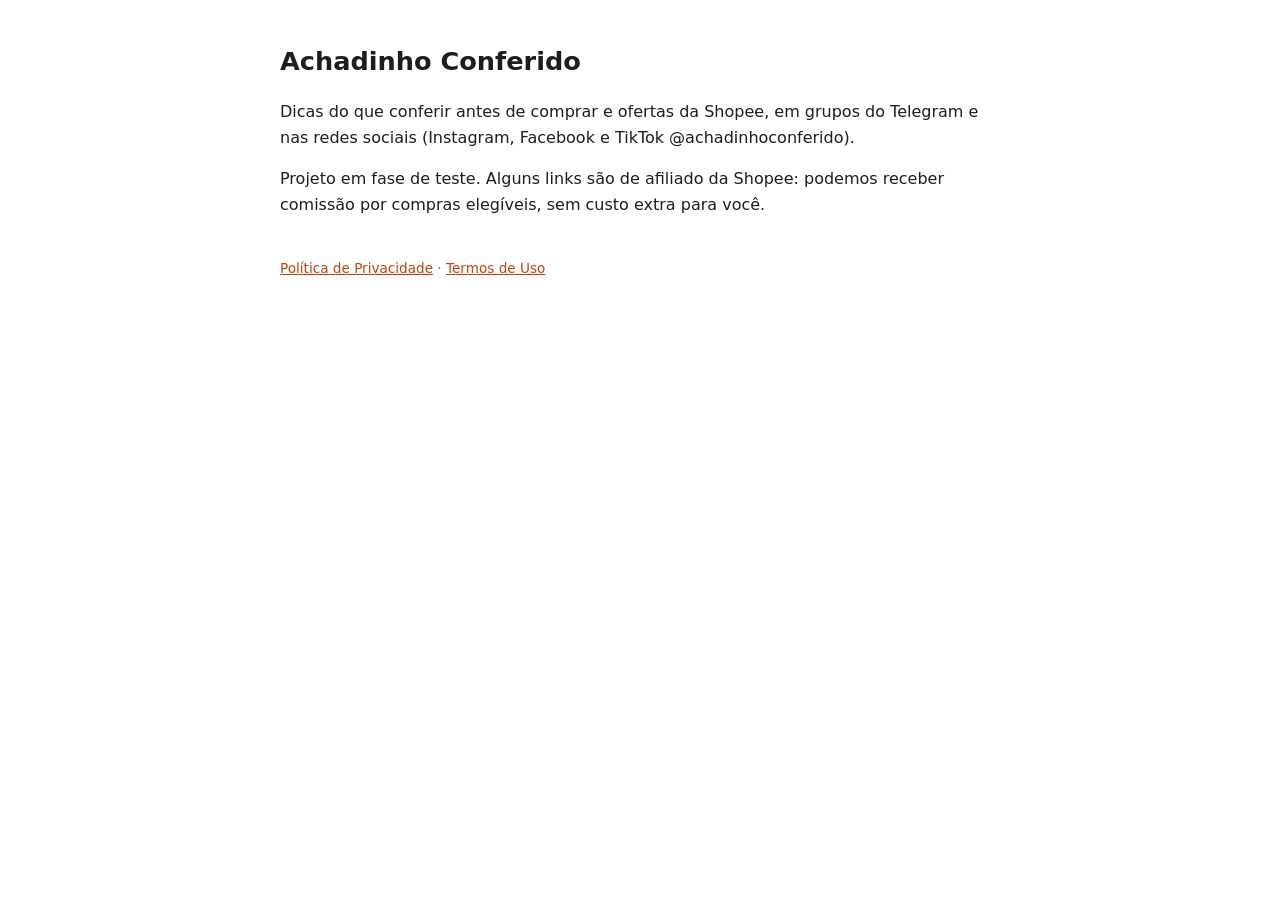
<file: index.html>
<!doctype html>
<html lang="pt-BR"><head><meta charset="utf-8"><meta name="viewport" content="width=device-width,initial-scale=1"><link rel="stylesheet" href="style.css"><title>Achadinho Conferido</title></head><body>
<h1>Achadinho Conferido</h1>
<p>Dicas do que conferir antes de comprar e ofertas da Shopee, em grupos do Telegram e nas redes sociais (Instagram, Facebook e TikTok @achadinhoconferido).</p>
<p>Projeto em fase de teste. Alguns links são de afiliado da Shopee: podemos receber comissão por compras elegíveis, sem custo extra para você.</p>
<footer><a href="privacidade/">Política de Privacidade</a> · <a href="termos/">Termos de Uso</a></footer>
</body></html>
</file>
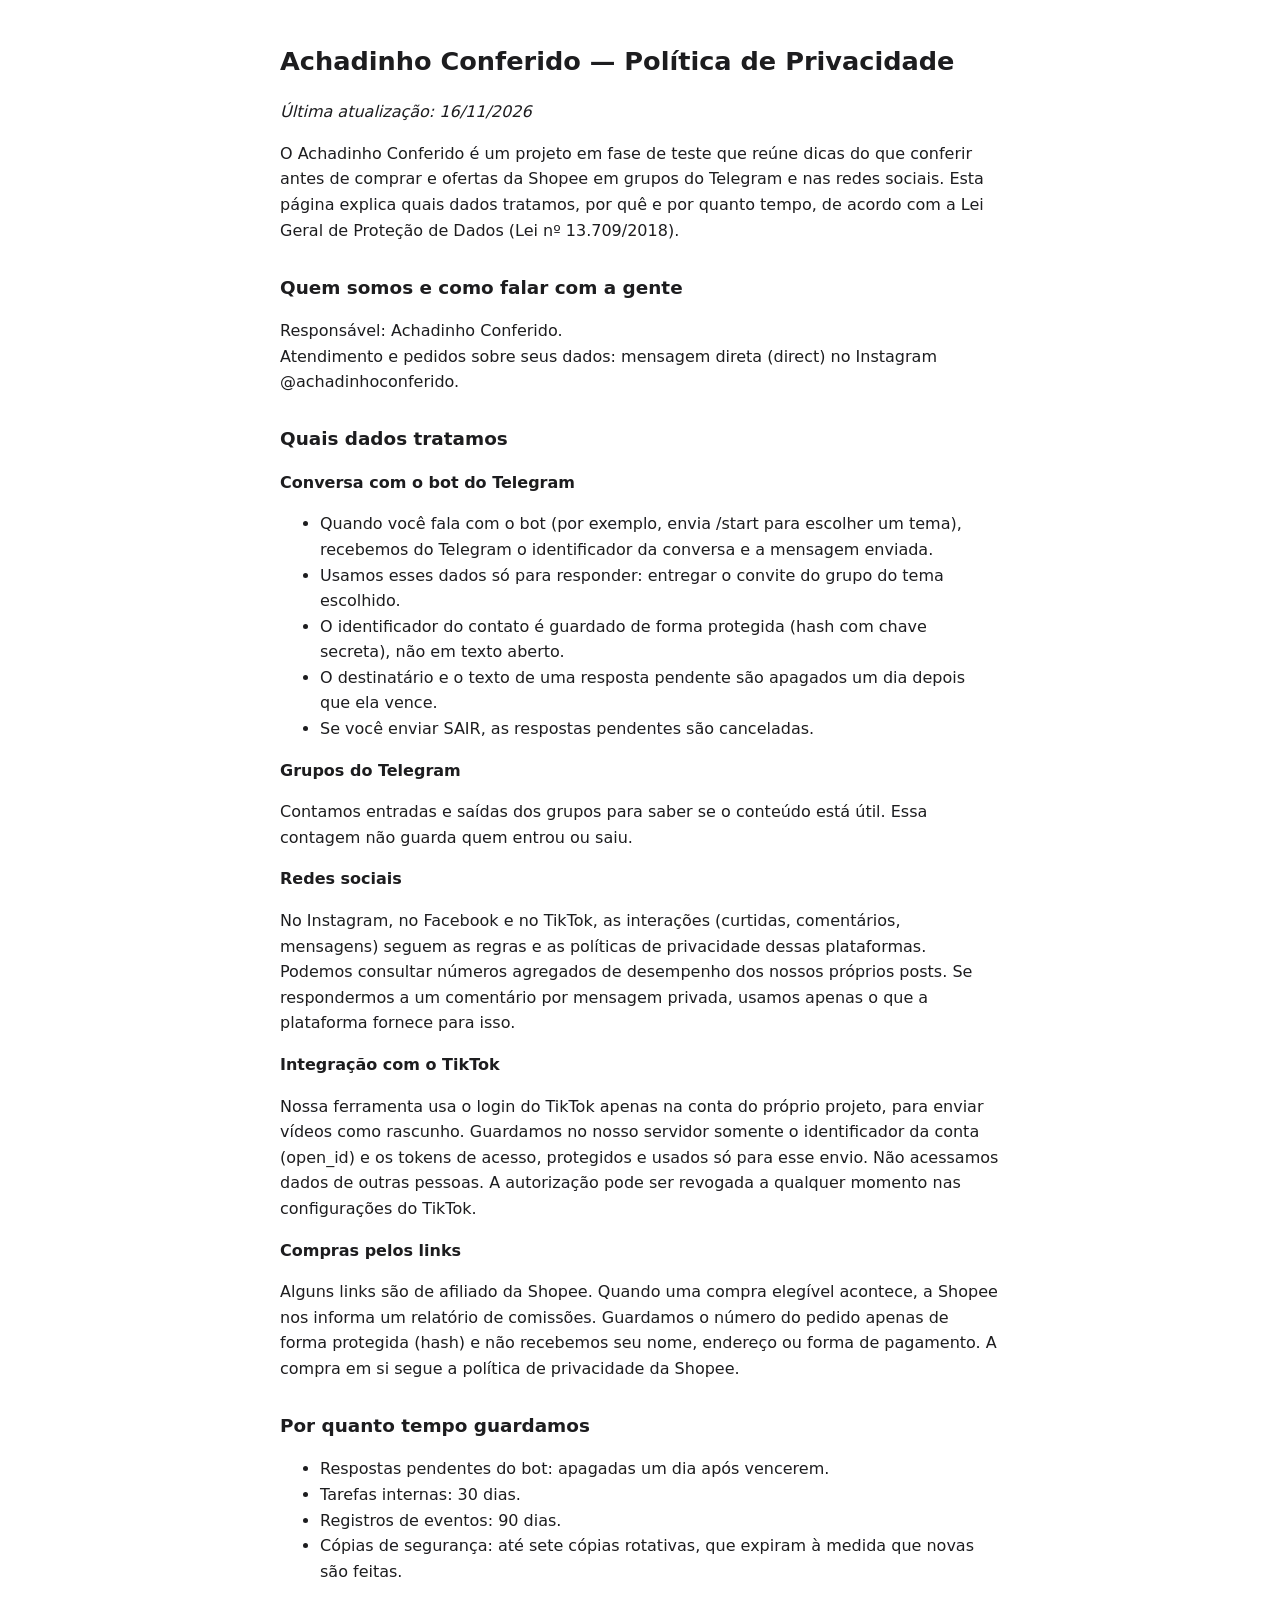
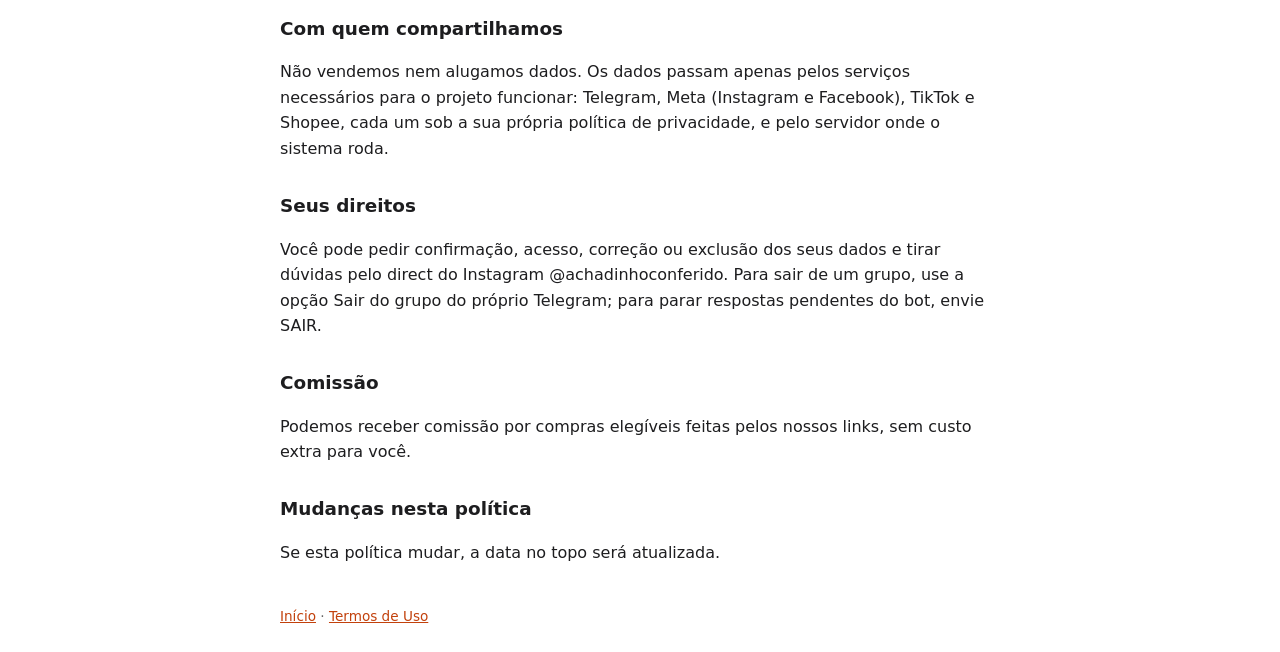
<file: privacidade/index.html>
<!doctype html>
<html lang="pt-BR"><head><meta charset="utf-8"><meta name="viewport" content="width=device-width,initial-scale=1"><link rel="stylesheet" href="../style.css"><title>Política de Privacidade · Achadinho Conferido</title></head><body>
<h1>Achadinho Conferido — Política de Privacidade</h1>
<p><em>Última atualização: 16/11/2026</em></p>
<p>O Achadinho Conferido é um projeto em fase de teste que reúne dicas do que conferir antes de comprar e ofertas da Shopee em grupos do Telegram e nas redes sociais. Esta página explica quais dados tratamos, por quê e por quanto tempo, de acordo com a Lei Geral de Proteção de Dados (Lei nº 13.709/2018).</p>
<h2>Quem somos e como falar com a gente</h2>
<p>Responsável: Achadinho Conferido.<br>Atendimento e pedidos sobre seus dados: mensagem direta (direct) no Instagram @achadinhoconferido.</p>
<h2>Quais dados tratamos</h2>
<h3>Conversa com o bot do Telegram</h3>
<ul>
<li>Quando você fala com o bot (por exemplo, envia /start para escolher um tema), recebemos do Telegram o identificador da conversa e a mensagem enviada.</li>
<li>Usamos esses dados só para responder: entregar o convite do grupo do tema escolhido.</li>
<li>O identificador do contato é guardado de forma protegida (hash com chave secreta), não em texto aberto.</li>
<li>O destinatário e o texto de uma resposta pendente são apagados um dia depois que ela vence.</li>
<li>Se você enviar SAIR, as respostas pendentes são canceladas.</li>
</ul>
<h3>Grupos do Telegram</h3>
<p>Contamos entradas e saídas dos grupos para saber se o conteúdo está útil. Essa contagem não guarda quem entrou ou saiu.</p>
<h3>Redes sociais</h3>
<p>No Instagram, no Facebook e no TikTok, as interações (curtidas, comentários, mensagens) seguem as regras e as políticas de privacidade dessas plataformas. Podemos consultar números agregados de desempenho dos nossos próprios posts. Se respondermos a um comentário por mensagem privada, usamos apenas o que a plataforma fornece para isso.</p>
<h3>Integração com o TikTok</h3>
<p>Nossa ferramenta usa o login do TikTok apenas na conta do próprio projeto, para enviar vídeos como rascunho. Guardamos no nosso servidor somente o identificador da conta (open_id) e os tokens de acesso, protegidos e usados só para esse envio. Não acessamos dados de outras pessoas. A autorização pode ser revogada a qualquer momento nas configurações do TikTok.</p>
<h3>Compras pelos links</h3>
<p>Alguns links são de afiliado da Shopee. Quando uma compra elegível acontece, a Shopee nos informa um relatório de comissões. Guardamos o número do pedido apenas de forma protegida (hash) e não recebemos seu nome, endereço ou forma de pagamento. A compra em si segue a política de privacidade da Shopee.</p>
<h2>Por quanto tempo guardamos</h2>
<ul>
<li>Respostas pendentes do bot: apagadas um dia após vencerem.</li>
<li>Tarefas internas: 30 dias.</li>
<li>Registros de eventos: 90 dias.</li>
<li>Cópias de segurança: até sete cópias rotativas, que expiram à medida que novas são feitas.</li>
</ul>
<h2>Com quem compartilhamos</h2>
<p>Não vendemos nem alugamos dados. Os dados passam apenas pelos serviços necessários para o projeto funcionar: Telegram, Meta (Instagram e Facebook), TikTok e Shopee, cada um sob a sua própria política de privacidade, e pelo servidor onde o sistema roda.</p>
<h2>Seus direitos</h2>
<p>Você pode pedir confirmação, acesso, correção ou exclusão dos seus dados e tirar dúvidas pelo direct do Instagram @achadinhoconferido. Para sair de um grupo, use a opção Sair do grupo do próprio Telegram; para parar respostas pendentes do bot, envie SAIR.</p>
<h2>Comissão</h2>
<p>Podemos receber comissão por compras elegíveis feitas pelos nossos links, sem custo extra para você.</p>
<h2>Mudanças nesta política</h2>
<p>Se esta política mudar, a data no topo será atualizada.</p>
<footer><a href="../">Início</a> · <a href="../termos/">Termos de Uso</a></footer>
</body></html>
</file>
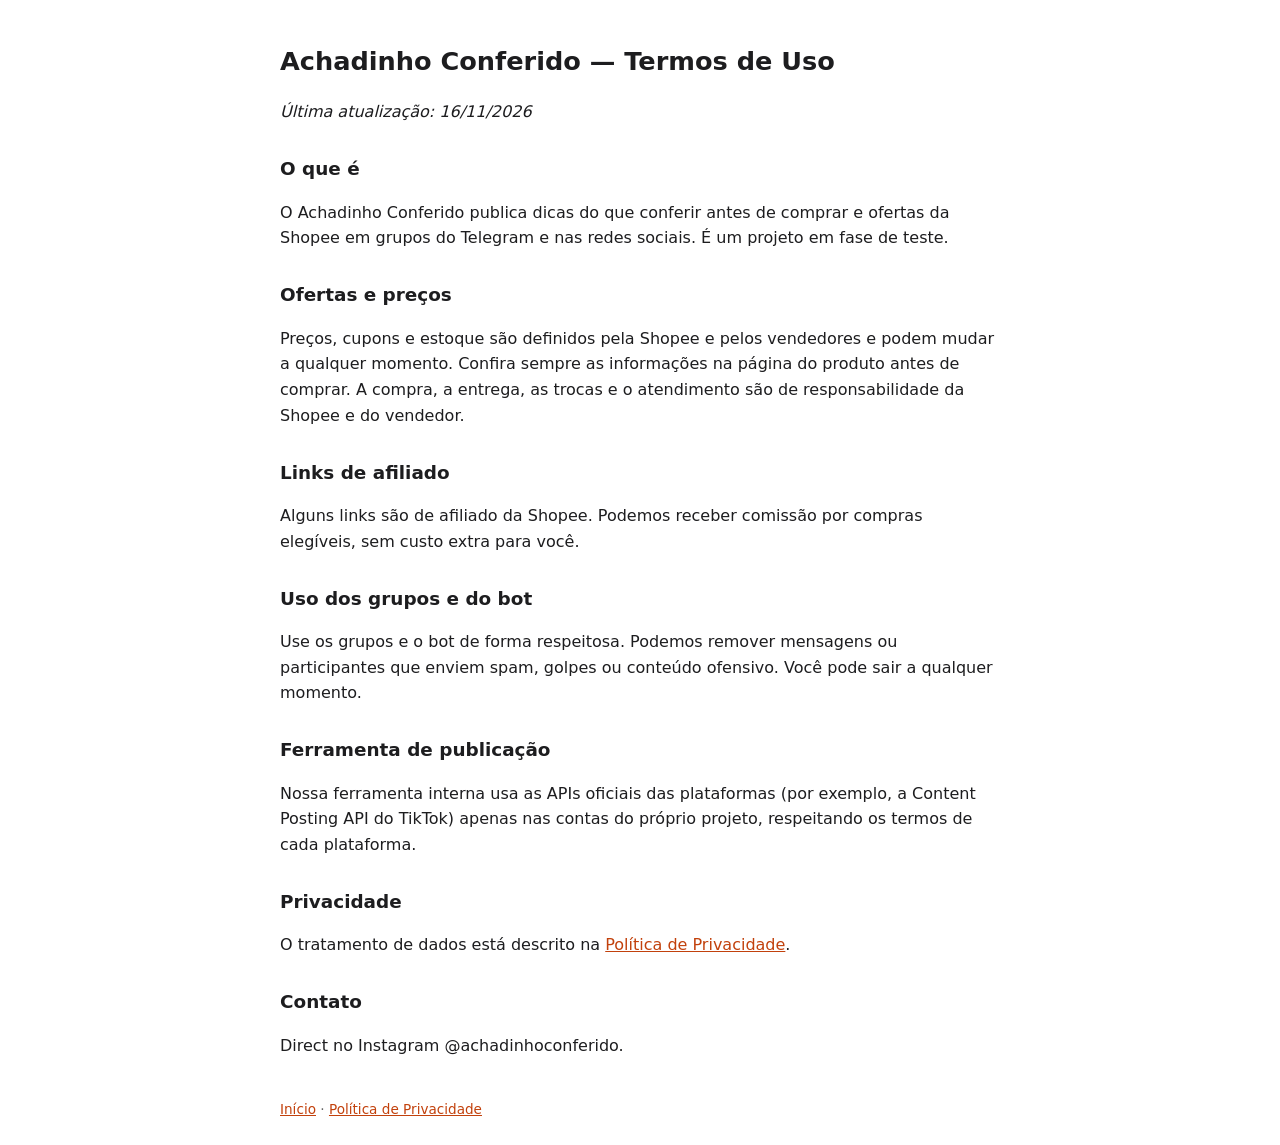
<file: termos/index.html>
<!doctype html>
<html lang="pt-BR"><head><meta charset="utf-8"><meta name="viewport" content="width=device-width,initial-scale=1"><link rel="stylesheet" href="../style.css"><title>Termos de Uso · Achadinho Conferido</title></head><body>
<h1>Achadinho Conferido — Termos de Uso</h1>
<p><em>Última atualização: 16/11/2026</em></p>
<h2>O que é</h2>
<p>O Achadinho Conferido publica dicas do que conferir antes de comprar e ofertas da Shopee em grupos do Telegram e nas redes sociais. É um projeto em fase de teste.</p>
<h2>Ofertas e preços</h2>
<p>Preços, cupons e estoque são definidos pela Shopee e pelos vendedores e podem mudar a qualquer momento. Confira sempre as informações na página do produto antes de comprar. A compra, a entrega, as trocas e o atendimento são de responsabilidade da Shopee e do vendedor.</p>
<h2>Links de afiliado</h2>
<p>Alguns links são de afiliado da Shopee. Podemos receber comissão por compras elegíveis, sem custo extra para você.</p>
<h2>Uso dos grupos e do bot</h2>
<p>Use os grupos e o bot de forma respeitosa. Podemos remover mensagens ou participantes que enviem spam, golpes ou conteúdo ofensivo. Você pode sair a qualquer momento.</p>
<h2>Ferramenta de publicação</h2>
<p>Nossa ferramenta interna usa as APIs oficiais das plataformas (por exemplo, a Content Posting API do TikTok) apenas nas contas do próprio projeto, respeitando os termos de cada plataforma.</p>
<h2>Privacidade</h2>
<p>O tratamento de dados está descrito na <a href="../privacidade/">Política de Privacidade</a>.</p>
<h2>Contato</h2>
<p>Direct no Instagram @achadinhoconferido.</p>
<footer><a href="../">Início</a> · <a href="../privacidade/">Política de Privacidade</a></footer>
</body></html>
</file>
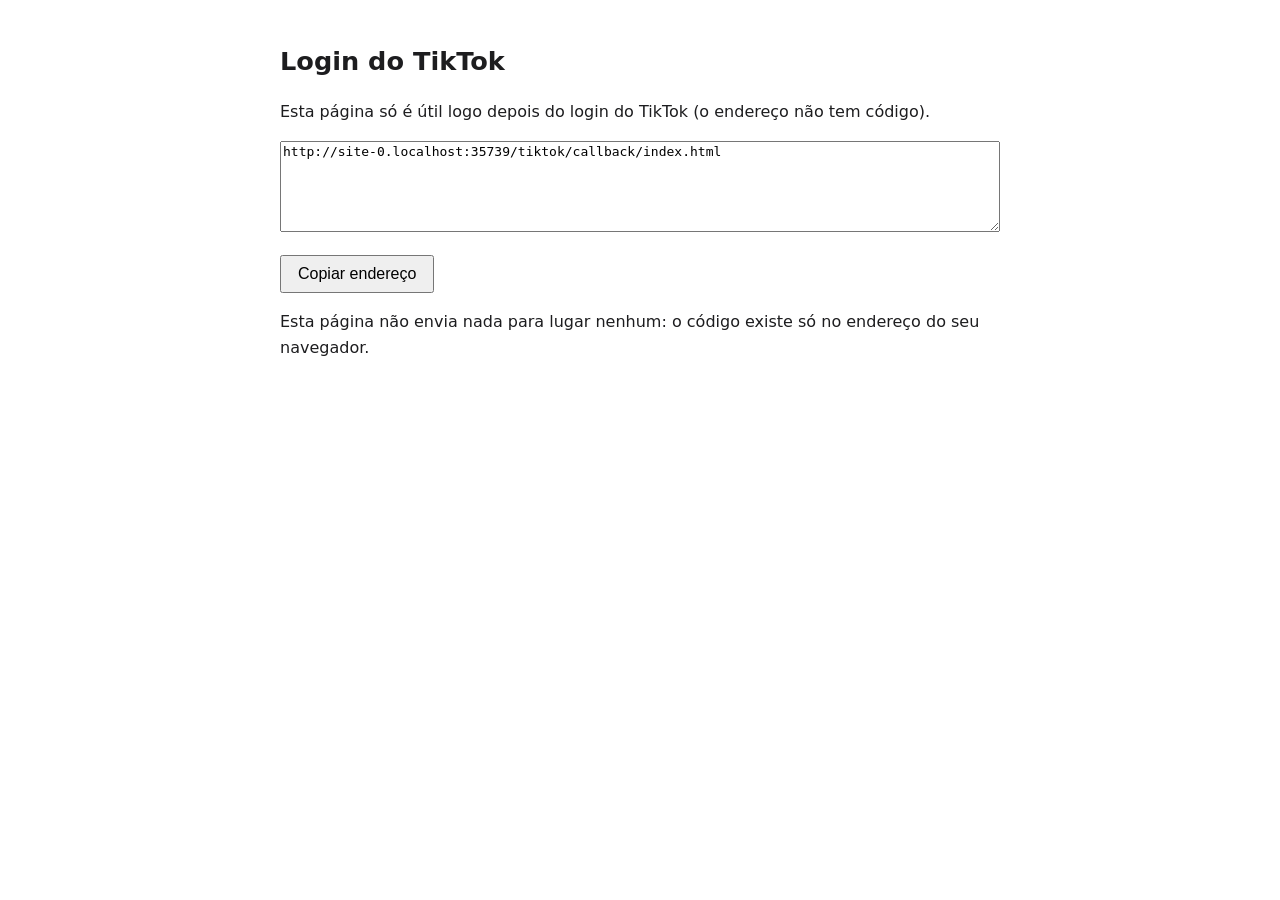
<file: tiktok/callback/index.html>
<!doctype html>
<html lang="pt-BR"><head><meta charset="utf-8"><meta name="viewport" content="width=device-width,initial-scale=1"><meta name="robots" content="noindex"><meta name="referrer" content="no-referrer"><link rel="stylesheet" href="../../style.css"><title>Login do TikTok · Achadinho Conferido</title></head><body>
<h1>Login do TikTok</h1>
<p id="msg">Login concluído. Copie o endereço abaixo e cole no comando <code>tiktok-login-code --url "..."</code>.</p>
<textarea id="url" readonly></textarea>
<p><button id="copy" type="button">Copiar endereço</button> <span id="ok"></span></p>
<p>Esta página não envia nada para lugar nenhum: o código existe só no endereço do seu navegador.</p>
<script>
const u = document.getElementById('url');
u.value = location.href;
const q = new URLSearchParams(location.search);
const msg = document.getElementById('msg');
if (q.get('error')) msg.textContent = 'O TikTok recusou o login: ' + q.get('error');
else if (!q.get('code')) msg.textContent = 'Esta página só é útil logo depois do login do TikTok (o endereço não tem código).';
document.getElementById('copy').onclick = async () => {
  u.select();
  try { await navigator.clipboard.writeText(u.value); } catch (e) { document.execCommand('copy'); }
  document.getElementById('ok').textContent = 'Copiado.';
};
</script>
</body></html>
</file>
<file: style.css>
body{font-family:system-ui,-apple-system,"Segoe UI",Roboto,sans-serif;max-width:720px;margin:0 auto;padding:24px 16px;line-height:1.6;color:#1d1d1f;background:#fff}
h1{font-size:1.6rem}h2{font-size:1.15rem;margin-top:1.6em}h3{font-size:1rem}
a{color:#c2410c}footer{margin-top:3em;font-size:.85rem;color:#666}
code{word-break:break-all;background:#f4f4f5;padding:2px 4px;border-radius:4px}
textarea{width:100%;height:7em;font:13px monospace;box-sizing:border-box}button{padding:8px 16px;font-size:1rem;cursor:pointer}
</file>
